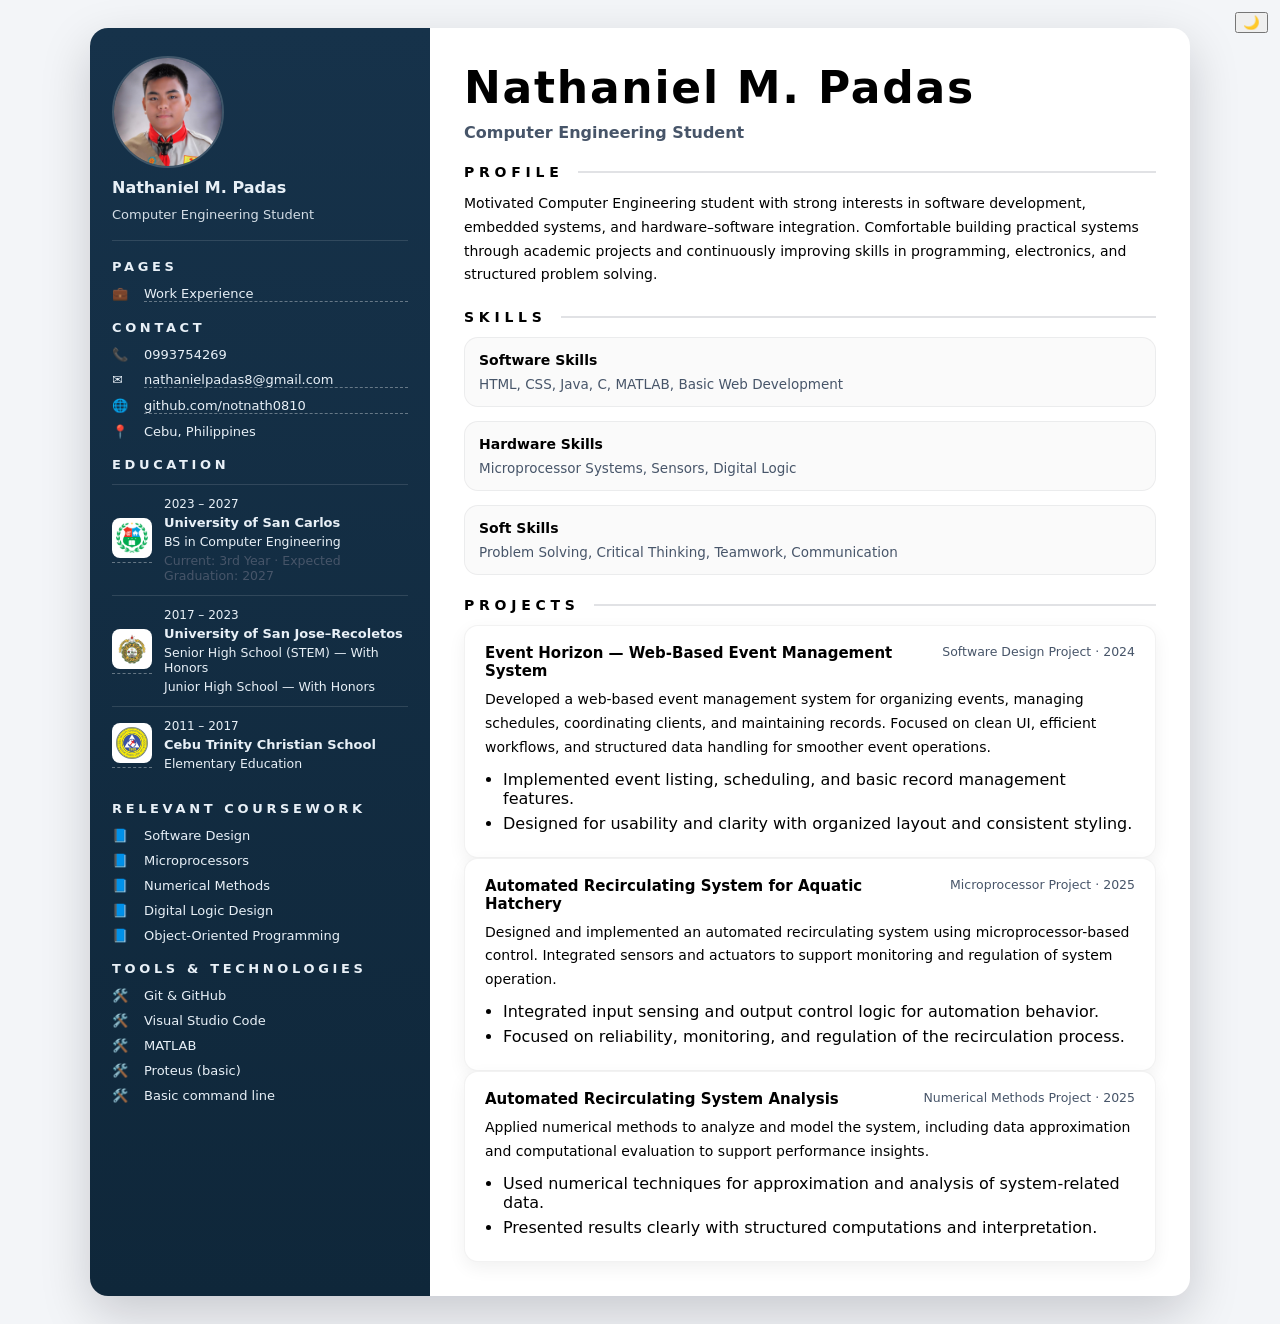
<file: index.html>
<!DOCTYPE html>
<html lang="en">
<head>
  <meta charset="UTF-8" />
  <meta name="viewport" content="width=device-width, initial-scale=1.0"/>
  <title>Nathaniel M. Padas | Resume</title>
  <link rel="stylesheet" href="style.css" />
</head>
<body>
<button id='darkModeToggle' style='position:fixed;top:12px;right:12px;z-index:999;'>🌙</button>

<main class="page">
  <!-- SIDEBAR -->
  <aside class="sidebar">
    <div class="photo-block">
      <img class="avatar-img" src="profile.jpg" alt="Profile photo of Nathaniel M. Padas" />
      <p class="sidebar-name">Nathaniel M. Padas</p>
      <p class="sidebar-role">Computer Engineering Student</p>
    </div>

    <section class="side-section">
      <h2 class="side-title">Pages</h2>
      <ul class="side-list">
        <li class="side-item"><span class="ico">💼</span><a href="experience.html">Work Experience</a></li>
      </ul>
    </section>

    <section class="side-section">
      <h2 class="side-title">Contact</h2>
      <ul class="side-list">
        <li class="side-item"><span class="ico">📞</span><span>0993754269</span></li>
        <li class="side-item"><span class="ico">✉️</span><a href="mailto:nathanielpadas8@gmail.com">nathanielpadas8@gmail.com</a></li>
        <li class="side-item"><span class="ico">🌐</span><a href="https://github.com/notnath0810" target="_blank" rel="noreferrer">github.com/notnath0810</a></li>
        <li class="side-item"><span class="ico">📍</span><span>Cebu, Philippines</span></li>
      </ul>
    </section>

    <section class="side-section">
      <h2 class="side-title">Education</h2>

      <!-- USC -->
      <div class="edu">
        <div class="edu-flex">
          <a href="https://usc.edu.ph" target="_blank" class="edu-logo-wrap" data-name="University of San Carlos">
            <img src="usc.png" class="edu-logo">
          </a>
          <div>
              <p class="edu-year">2023 – 2027</p>
              <p class="edu-school">University of San Carlos</p>
              <p class="edu-detail">BS in Computer Engineering</p>
              <p class="edu-detail muted">Current: 3rd Year · Expected Graduation: 2027</p>
          </div>
        </div>
      </div>

      <!-- USJR (COMBINED SHS + JHS) -->
      <div class="edu">
        <div class="edu-flex">
          <a href="https://usjr.edu.ph" target="_blank" class="edu-logo-wrap" data-name="University of San Jose–Recoletos">
            <img src="usjr.png" class="edu-logo">
          </a>
          <div>
              <p class="edu-year">2017 – 2023</p>
              <p class="edu-school">University of San Jose–Recoletos</p>
              <p class="edu-detail">Senior High School (STEM) — With Honors</p>
              <p class="edu-detail">Junior High School — With Honors</p>
          </div>
        </div>
      </div>

      <!-- CTCS -->
      <div class="edu">
        <div class="edu-flex">
          <a href="#" class="edu-logo-wrap" data-name="Cebu Trinity Christian School">
            <img src="ctcs.png" class="edu-logo">
          </a>
          <div>
              <p class="edu-year">2011 – 2017</p>
              <p class="edu-school">Cebu Trinity Christian School</p>
              <p class="edu-detail">Elementary Education</p>
          </div>
        </div>
      </div>

    </section>

    <section class="side-section">
      <h2 class="side-title">Relevant Coursework</h2>
      <ul class="side-list">
        <li class="side-item"><span class="ico">📘</span>Software Design</li>
        <li class="side-item"><span class="ico">📘</span>Microprocessors</li>
        <li class="side-item"><span class="ico">📘</span>Numerical Methods</li>
        <li class="side-item"><span class="ico">📘</span>Digital Logic Design</li>
        <li class="side-item"><span class="ico">📘</span>Object-Oriented Programming</li>
      </ul>
    </section>

    <section class="side-section">
      <h2 class="side-title">Tools & Technologies</h2>
      <ul class="side-list">
        <li class="side-item"><span class="ico">🛠️</span>Git & GitHub</li>
        <li class="side-item"><span class="ico">🛠️</span>Visual Studio Code</li>
        <li class="side-item"><span class="ico">🛠️</span>MATLAB</li>
        <li class="side-item"><span class="ico">🛠️</span>Proteus (basic)</li>
        <li class="side-item"><span class="ico">🛠️</span>Basic command line</li>
      </ul>
    </section>

  </aside>

  <!-- CONTENT -->
  <section class="content">
    <header class="header">
      <h1 class="name" id="typing"></h1>
      <p class="headline">Computer Engineering Student</p>
    </header>

    <!-- PROFILE -->
    <section class="block">
      <div class="block-head">
        <h2>Profile</h2>
        <div class="rule"></div>
      </div>
      <p class="para">
        Motivated Computer Engineering student with strong interests in software development,
        embedded systems, and hardware–software integration. Comfortable building practical systems
        through academic projects and continuously improving skills in programming, electronics,
        and structured problem solving.
      </p>
    </section>

    <!-- SKILLS (CARDS) -->
    <section class="block">
      <div class="block-head">
        <h2>Skills</h2>
        <div class="rule"></div>
      </div>
      <div class="skills-grid">
        <div class="skill-group">
          <h3 class="skill-group-title">Software Skills</h3>
          <p class="skill-line">HTML, CSS, Java, C, MATLAB, Basic Web Development</p>
        </div>
        <div class="skill-group">
          <h3 class="skill-group-title">Hardware Skills</h3>
          <p class="skill-line">Microprocessor Systems, Sensors, Digital Logic</p>
        </div>
        <div class="skill-group">
          <h3 class="skill-group-title">Soft Skills</h3>
          <p class="skill-line">Problem Solving, Critical Thinking, Teamwork, Communication</p>
        </div>
      </div>
    </section>

    <!-- PROJECTS -->
    <section class="block">
      <div class="block-head">
        <h2>Projects</h2>
        <div class="rule"></div>
      </div>

      <article class="project">
        <div class="project-top">
          <h3 class="project-title">Event Horizon — Web-Based Event Management System</h3>
          <span class="project-date muted">Software Design Project · 2024</span>
        </div>
        <p class="para">
          Developed a web-based event management system for organizing events, managing schedules,
          coordinating clients, and maintaining records. Focused on clean UI, efficient workflows,
          and structured data handling for smoother event operations.
        </p>
        <ul class="bullets">
          <li>Implemented event listing, scheduling, and basic record management features.</li>
          <li>Designed for usability and clarity with organized layout and consistent styling.</li>
        </ul>
      </article>

      <article class="project">
        <div class="project-top">
          <h3 class="project-title">Automated Recirculating System for Aquatic Hatchery</h3>
          <span class="project-date muted">Microprocessor Project · 2025</span>
        </div>
        <p class="para">
          Designed and implemented an automated recirculating system using microprocessor-based control.
          Integrated sensors and actuators to support monitoring and regulation of system operation.
        </p>
        <ul class="bullets">
          <li>Integrated input sensing and output control logic for automation behavior.</li>
          <li>Focused on reliability, monitoring, and regulation of the recirculation process.</li>
        </ul>
      </article>

      <article class="project">
        <div class="project-top">
          <h3 class="project-title">Automated Recirculating System Analysis</h3>
          <span class="project-date muted">Numerical Methods Project · 2025</span>
        </div>
        <p class="para">
          Applied numerical methods to analyze and model the system, including data approximation
          and computational evaluation to support performance insights.
        </p>
        <ul class="bullets">
          <li>Used numerical techniques for approximation and analysis of system-related data.</li>
          <li>Presented results clearly with structured computations and interpretation.</li>
        </ul>
      </article>

    </section>

  </section>
</main>

<script src='script.js'></script>
</body>
</html>
</file>
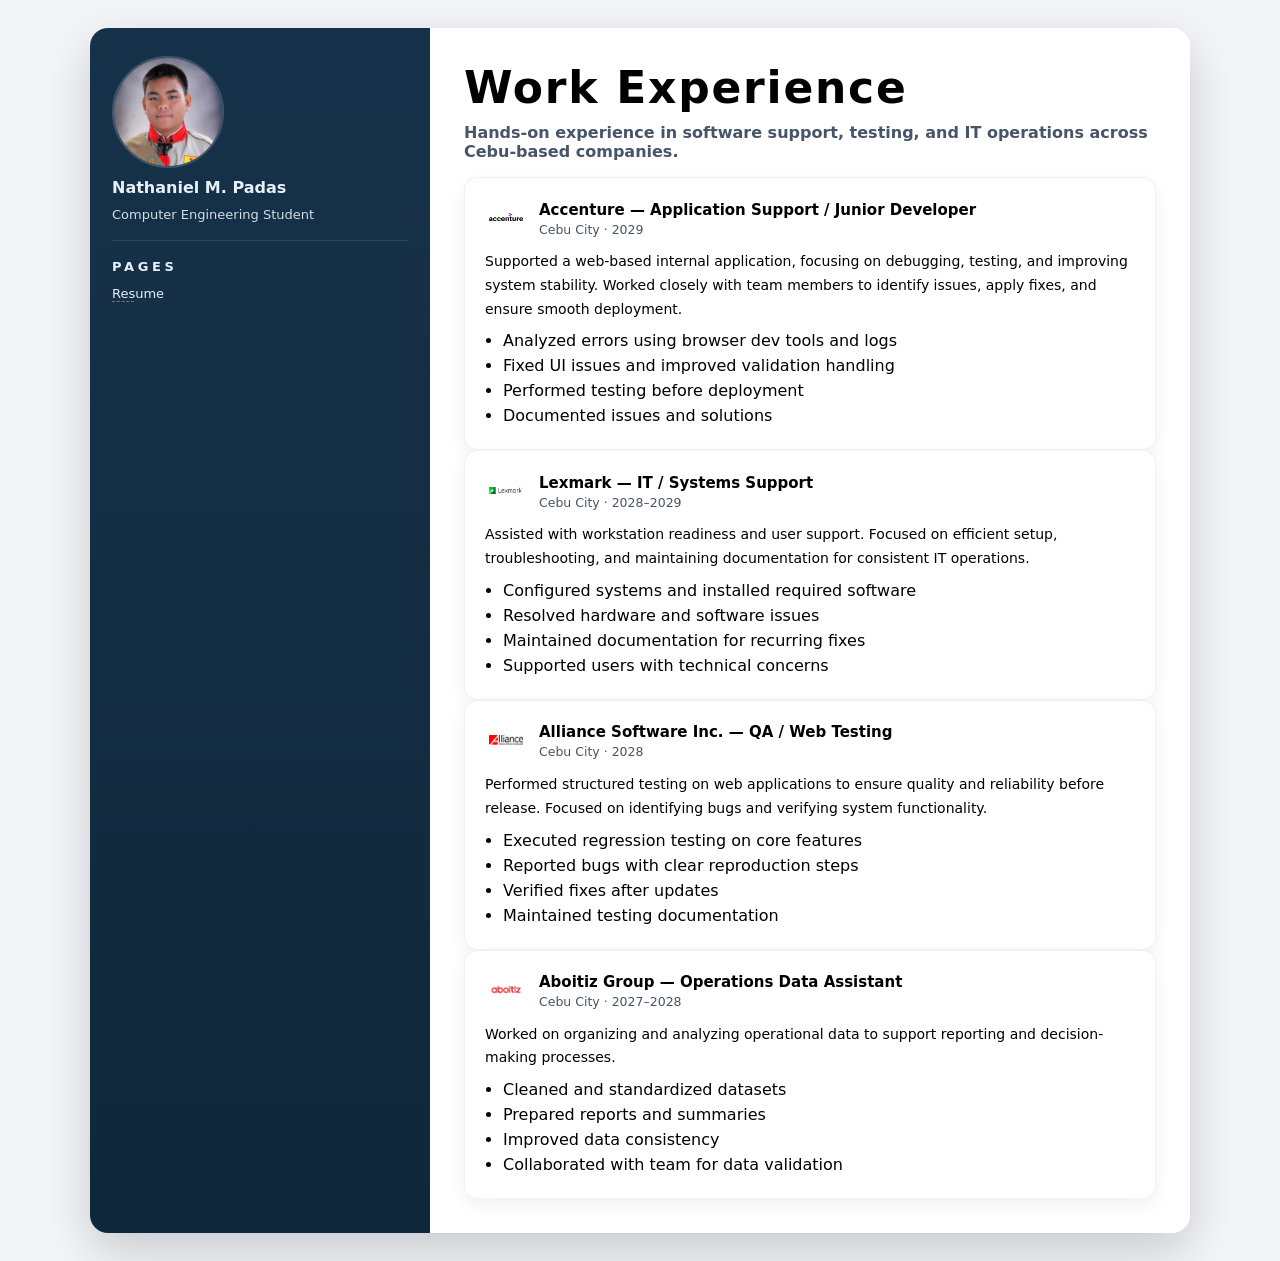
<file: experience.html>
<!DOCTYPE html>
<html lang="en">
<head>
  <meta charset="UTF-8" />
  <meta name="viewport" content="width=device-width, initial-scale=1.0"/>
  <title>Nathaniel M. Padas | Work Experience</title>
  <link rel="stylesheet" href="style.css" />
</head>
<body>

<main class="page">
  <aside class="sidebar">
    <div class="photo-block">
      <img class="avatar-img" src="profile.jpg" />
      <p class="sidebar-name">Nathaniel M. Padas</p>
      <p class="sidebar-role">Computer Engineering Student</p>
    </div>

    <section class="side-section">
      <h2 class="side-title">Pages</h2>
      <ul class="side-list">
        <li class="side-item"><a href="index.html">Resume</a></li>
      </ul>
    </section>
  </aside>

  <section class="content">
    <h1 class="name">Work Experience</h1>
    <p class="headline">
      Hands-on experience in software support, testing, and IT operations across Cebu-based companies.
    </p>

    <!-- ACCENTURE -->
    <div class="project">
      <div class="company-wrap">
        <a href="https://www.accenture.com/ph-en" target="_blank">
          <img src="accenture.png" class="company-logo">
        </a>
        <div>
          <h3 class="project-title">Accenture — Application Support / Junior Developer</h3>
          <span class="project-date muted">Cebu City · 2029</span>
        </div>
      </div>

      <p class="para">
        Supported a web-based internal application, focusing on debugging, testing, and improving system stability.
        Worked closely with team members to identify issues, apply fixes, and ensure smooth deployment.
      </p>

      <ul class="bullets">
        <li>Analyzed errors using browser dev tools and logs</li>
        <li>Fixed UI issues and improved validation handling</li>
        <li>Performed testing before deployment</li>
        <li>Documented issues and solutions</li>
      </ul>
    </div>

    <!-- LEXMARK -->
    <div class="project">
      <div class="company-wrap">
        <a href="https://www.lexmark.com/en_ph.html" target="_blank">
          <img src="lexmark.png" class="company-logo">
        </a>
        <div>
          <h3 class="project-title">Lexmark — IT / Systems Support</h3>
          <span class="project-date muted">Cebu City · 2028–2029</span>
        </div>
      </div>

      <p class="para">
        Assisted with workstation readiness and user support. Focused on efficient setup, troubleshooting,
        and maintaining documentation for consistent IT operations.
      </p>

      <ul class="bullets">
        <li>Configured systems and installed required software</li>
        <li>Resolved hardware and software issues</li>
        <li>Maintained documentation for recurring fixes</li>
        <li>Supported users with technical concerns</li>
      </ul>
    </div>

    <!-- ALLIANCE -->
    <div class="project">
      <div class="company-wrap">
        <a href="https://alliance.com.ph/" target="_blank">
          <img src="alliance.png" class="company-logo">
        </a>
        <div>
          <h3 class="project-title">Alliance Software Inc. — QA / Web Testing</h3>
          <span class="project-date muted">Cebu City · 2028</span>
        </div>
      </div>

      <p class="para">
        Performed structured testing on web applications to ensure quality and reliability before release.
        Focused on identifying bugs and verifying system functionality.
      </p>

      <ul class="bullets">
        <li>Executed regression testing on core features</li>
        <li>Reported bugs with clear reproduction steps</li>
        <li>Verified fixes after updates</li>
        <li>Maintained testing documentation</li>
      </ul>
    </div>

    <!-- ABOITIZ -->
    <div class="project">
      <div class="company-wrap">
        <a href="https://aboitiz.com/" target="_blank">
          <img src="aboitiz.png" class="company-logo">
        </a>
        <div>
          <h3 class="project-title">Aboitiz Group — Operations Data Assistant</h3>
          <span class="project-date muted">Cebu City · 2027–2028</span>
        </div>
      </div>

      <p class="para">
        Worked on organizing and analyzing operational data to support reporting and decision-making processes.
      </p>

      <ul class="bullets">
        <li>Cleaned and standardized datasets</li>
        <li>Prepared reports and summaries</li>
        <li>Improved data consistency</li>
        <li>Collaborated with team for data validation</li>
      </ul>
    </div>

  </section>
</main>

</body>
</html>
</file>
<file: style.css>
/* Same styling as previous version */
:root{
  --bg:#f3f5f8;--paper:#fff;--ink:#0f172a;--muted:#475569;
  --sidebar:#16324a;--sidebar-2:#0f273a;--line:rgba(15,23,42,.12);
  --soft:rgba(15,23,42,.06);--radius:18px}
*{box-sizing:border-box}
body{margin:0;font-family:system-ui,-apple-system,Segoe UI,Roboto,Arial,sans-serif;background:var(--bg)}
.page{width:min(1100px,94vw);margin:28px auto;background:var(--paper);border-radius:var(--radius);overflow:hidden;box-shadow:0 18px 50px rgba(2,8,23,.18);display:grid;grid-template-columns:340px 1fr}
.sidebar{background:linear-gradient(180deg,var(--sidebar),var(--sidebar-2));color:#e8f0f7;padding:28px 22px}
.photo-block{display:grid;justify-items:center;gap:10px;padding-bottom:18px;border-bottom:1px solid rgba(255,255,255,.12);margin-bottom:18px}
.avatar-img{width:112px;height:112px;border-radius:999px;object-fit:cover;border:2px solid rgba(255,255,255,.18)}
.sidebar-name{font-weight:800;margin:0;font-size:16px}
.sidebar-role{margin:0;font-size:13px;opacity:.9}
.side-section{margin-top:18px}
.side-title{font-size:13px;letter-spacing:.28em;text-transform:uppercase;margin:0 0 12px}
.side-list{list-style:none;padding:0;margin:0;display:grid;gap:10px}
.side-item{display:grid;grid-template-columns:22px 1fr;gap:10px;font-size:13px}
.sidebar a{color:#e8f0f7;text-decoration:none;border-bottom:1px dashed rgba(255,255,255,.35)}
.edu{padding:12px 0;border-top:1px solid rgba(255,255,255,.12)}
.edu-year{margin:0;font-size:12px}
.edu-school{margin:4px 0 0;font-weight:700;font-size:13px}
.edu-detail{margin:4px 0 0;font-size:12.5px}
.content{padding:34px}
.name{margin:0;font-size:44px;font-weight:900;letter-spacing:.04em}
.headline{margin-top:10px;color:var(--muted);font-weight:600}
.block{margin-top:22px}
.block-head{display:grid;grid-template-columns:auto 1fr;gap:14px;align-items:center;margin-bottom:12px}
.block h2{margin:0;font-size:14px;letter-spacing:.34em;text-transform:uppercase}
.rule{height:2px;background:var(--line)}
.para{margin:0;font-size:14px;line-height:1.65}
.project{padding:14px 0;border-top:1px solid var(--soft)}
.project-top{display:grid;grid-template-columns:1fr auto;gap:12px;margin-bottom:6px}
.project-title{margin:0;font-size:15px;font-weight:800}
.project-date{font-size:12.5px}
.skills-grid{display:grid;gap:14px}
.skill-group{border:1px solid var(--soft);border-radius:14px;padding:14px;background:rgba(15,23,42,.02)}
.skill-group-title{margin:0 0 8px;font-size:14px;font-weight:800}
.skill-line{margin:0;color:var(--muted);font-size:13.5px}
.muted{color:var(--muted)}
@media(max-width:900px){.page{grid-template-columns:1fr}.name{font-size:34px}.project-top{grid-template-columns:1fr}}


/* ===== Sidebar alignment fix (v6) ===== */
.photo-block {
  justify-items: start;
  text-align: left;
}

.sidebar-name,
.sidebar-role {
  text-align: left;
}

.avatar-img {
  margin-left: 0;
}

.side-section {
  text-align: left;
}


/* === Interactive logos === */
.edu-flex { display:flex; gap:12px; align-items:center; }
.edu-logo { width:40px; height:40px; object-fit:contain; border-radius:8px; background:#fff; padding:4px; transition:all .25s ease; }
.edu-logo-wrap { position:relative; display:inline-block; }
.edu-logo-wrap:hover .edu-logo { transform:scale(1.15) translateY(-3px); box-shadow:0 10px 25px rgba(59,130,246,.25); }
.edu-logo-wrap::after { content:attr(data-name); position:absolute; bottom:120%; left:50%; transform:translateX(-50%); background:#0f172a; color:#fff; padding:6px 10px; font-size:12px; border-radius:6px; white-space:nowrap; opacity:0; pointer-events:none; transition:.2s; }
.edu-logo-wrap:hover::after { opacity:1; transform:translateX(-50%) translateY(-5px); }

/* existing interactions (safe) */
.clickable { cursor:pointer; }
.project:hover { transform: translateY(-4px); transition: .2s ease; }
.reveal { opacity:0; transform:translateY(30px) scale(.98); transition: all .6s cubic-bezier(0.22,1,0.36,1); }
.reveal.show { opacity:1; transform:translateY(0) scale(1); }
.focus-container.focus-active .project:not(:hover),
.focus-container.focus-active .block:not(:hover) { filter: blur(2px); opacity:.6; transform:scale(.98); }
.dark-mode { --bg:#0f172a; --paper:#1e293b; --ink:#e2e8f0; --muted:#94a3b8; }



/* ===== Non-breaking fixes (appended) ===== */

/* Ensure clean background and prevent bleed */
body{
  background:#f3f5f8 !important;
}
.page{
  background:#fff !important;
}

/* Work Experience cards polish */
.project{
  padding:18px 20px;
  border-radius:14px;
  background:#fff;
  border:1px solid rgba(0,0,0,0.05);
  box-shadow:0 6px 18px rgba(0,0,0,0.06);
  transition:.25s ease;
}
.project:hover{
  transform:translateY(-4px);
  box-shadow:0 12px 28px rgba(0,0,0,0.12);
}

/* Company header alignment */
.company-wrap{
  display:flex;
  align-items:center;
  gap:12px;
}
.company-logo{
  width:42px;
  height:42px;
  object-fit:contain;
  background:#fff;
  border-radius:8px;
  padding:4px;
}

/* Text spacing */
.para{
  margin:8px 0 10px;
  font-size:14px;
  line-height:1.7;
}
.bullets{
  margin:8px 0 0;
  padding-left:18px;
}
.bullets li{
  margin-bottom:6px;
}

/* Constrain content width for better readability */
.content{
  max-width:800px;
  margin:0 auto;
}
</file>
